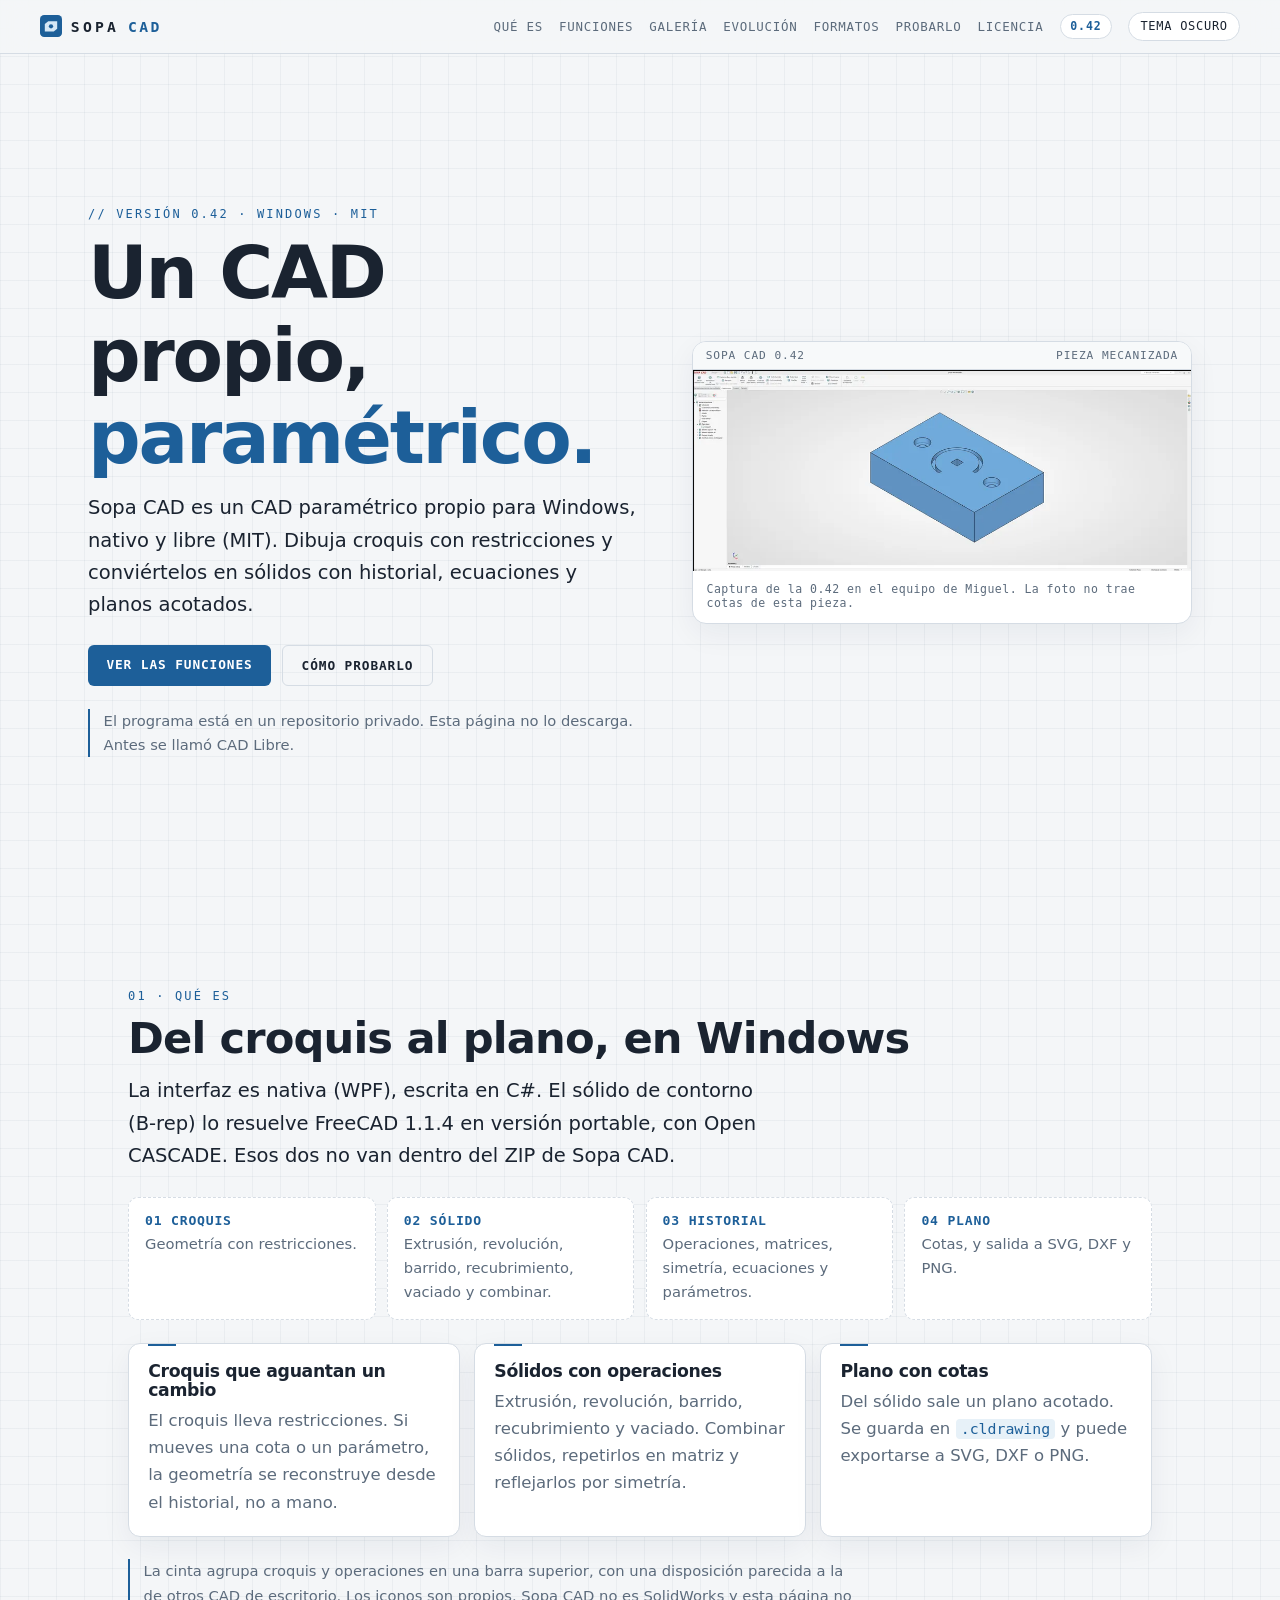
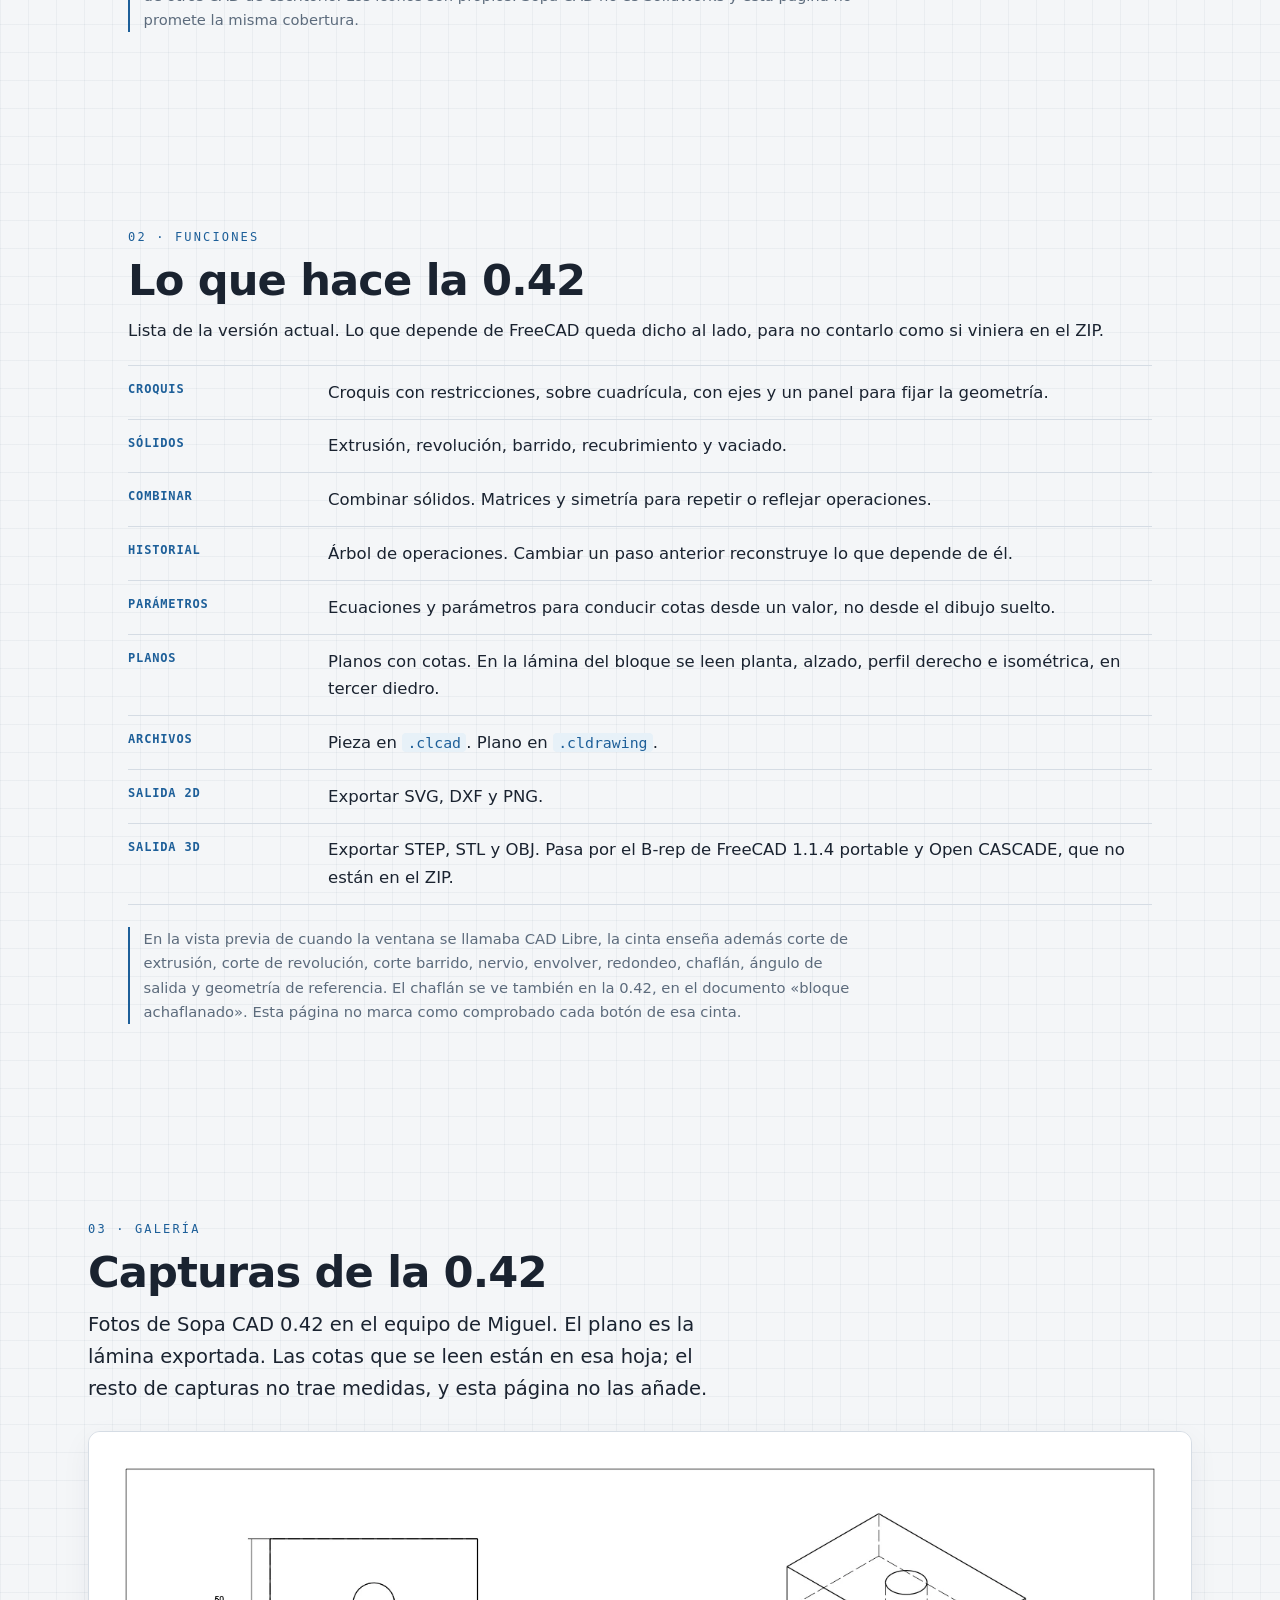
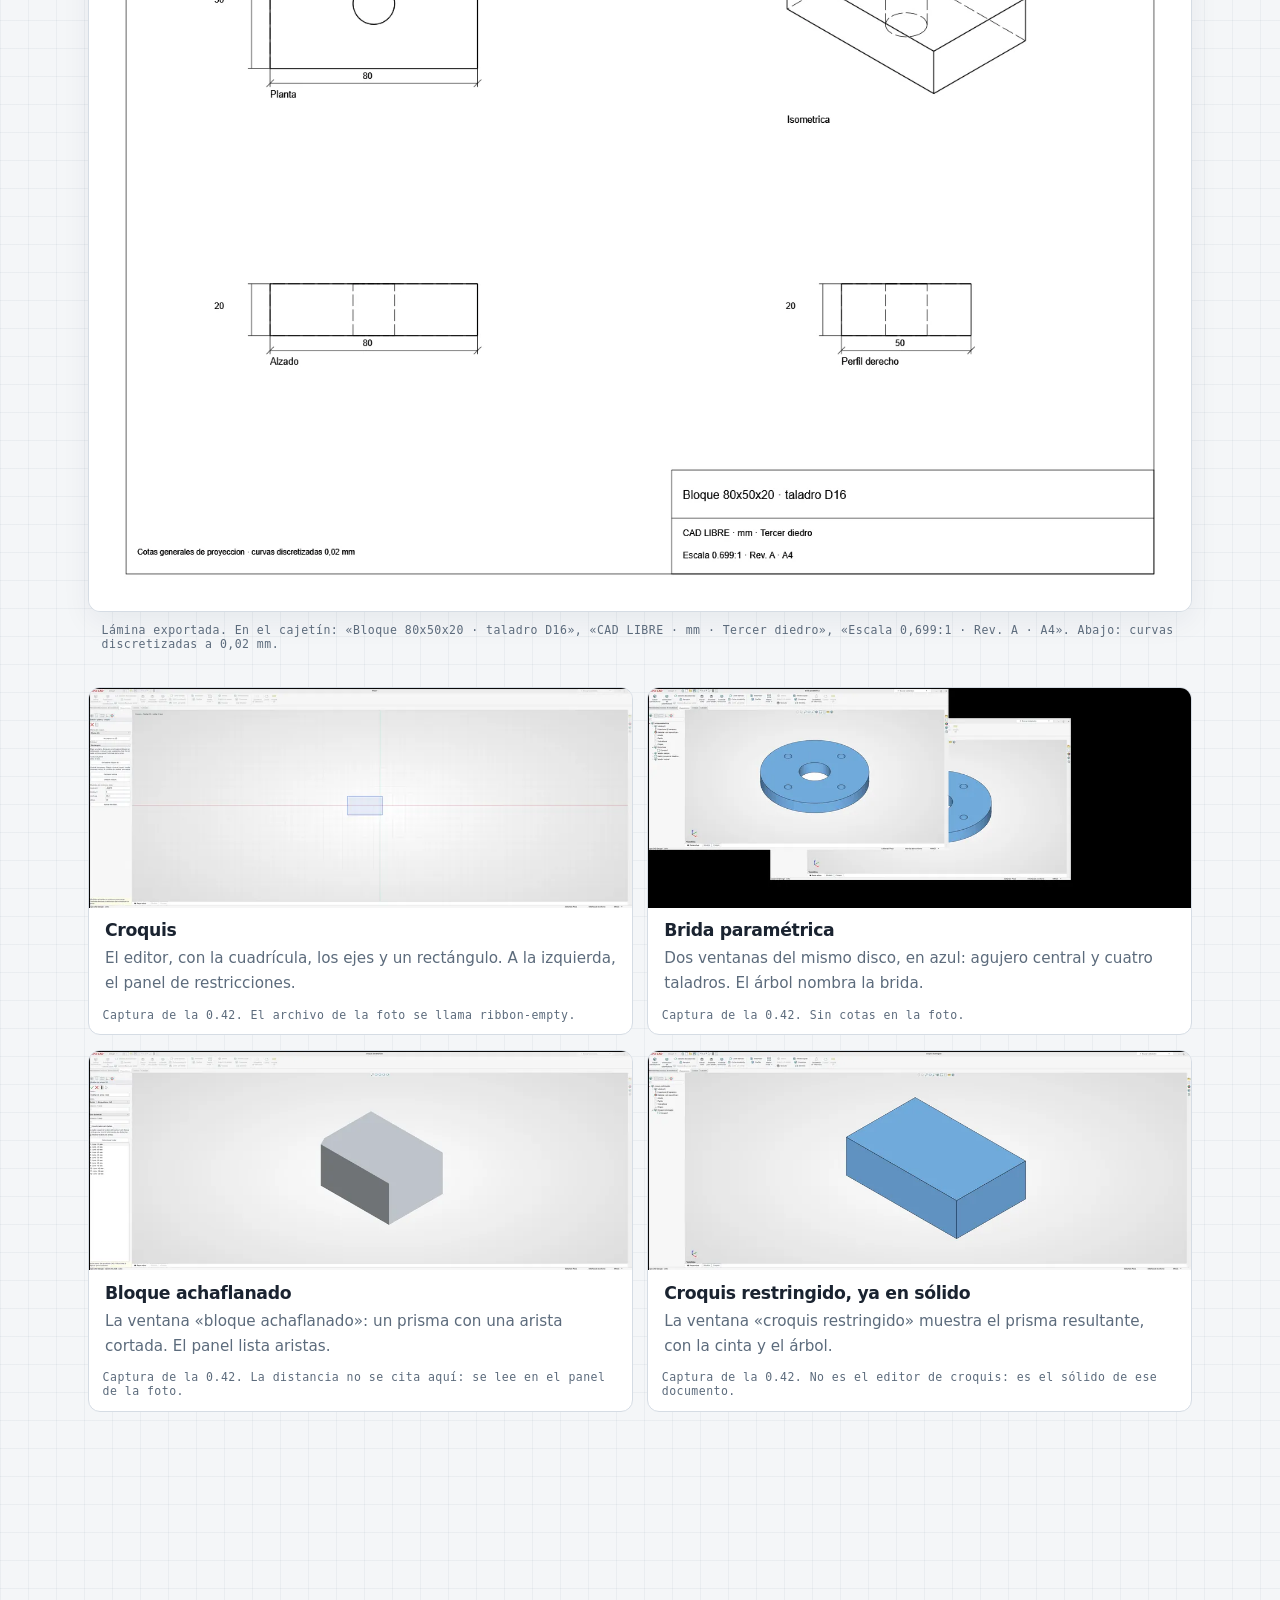
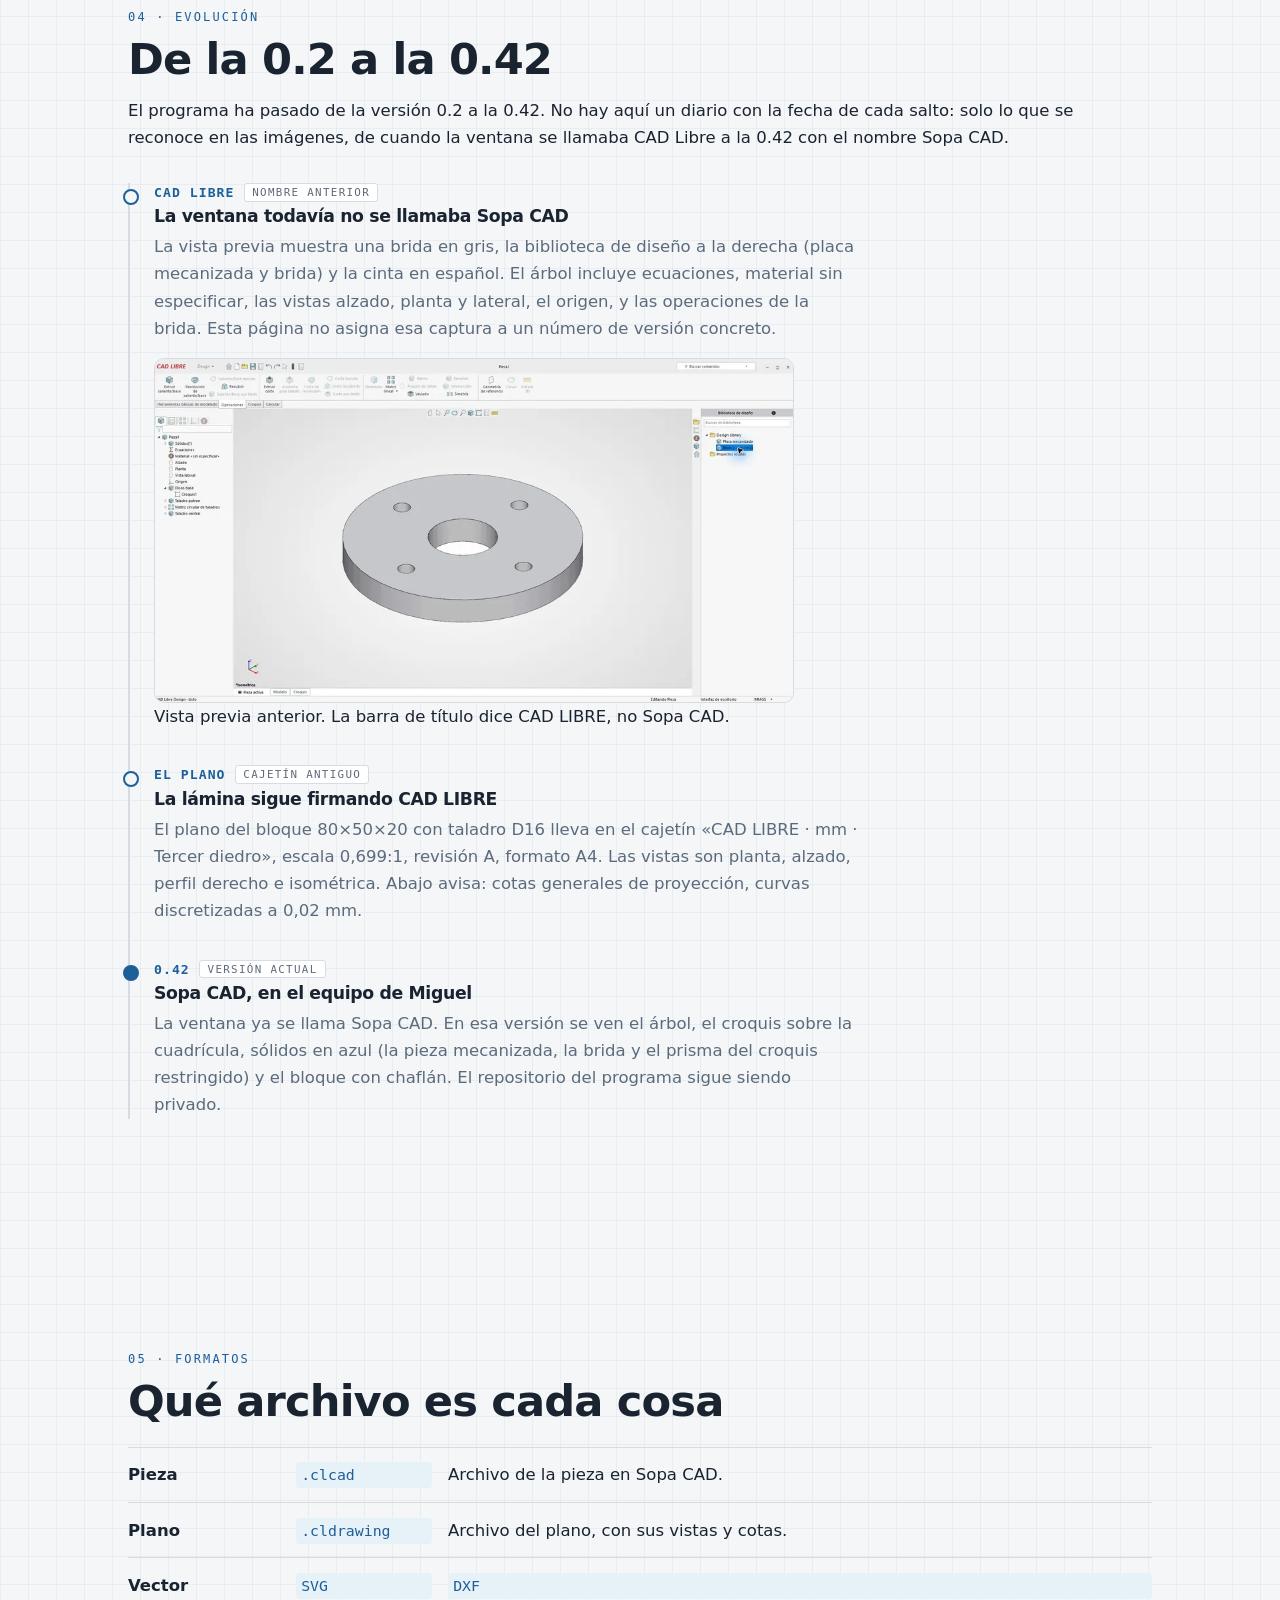
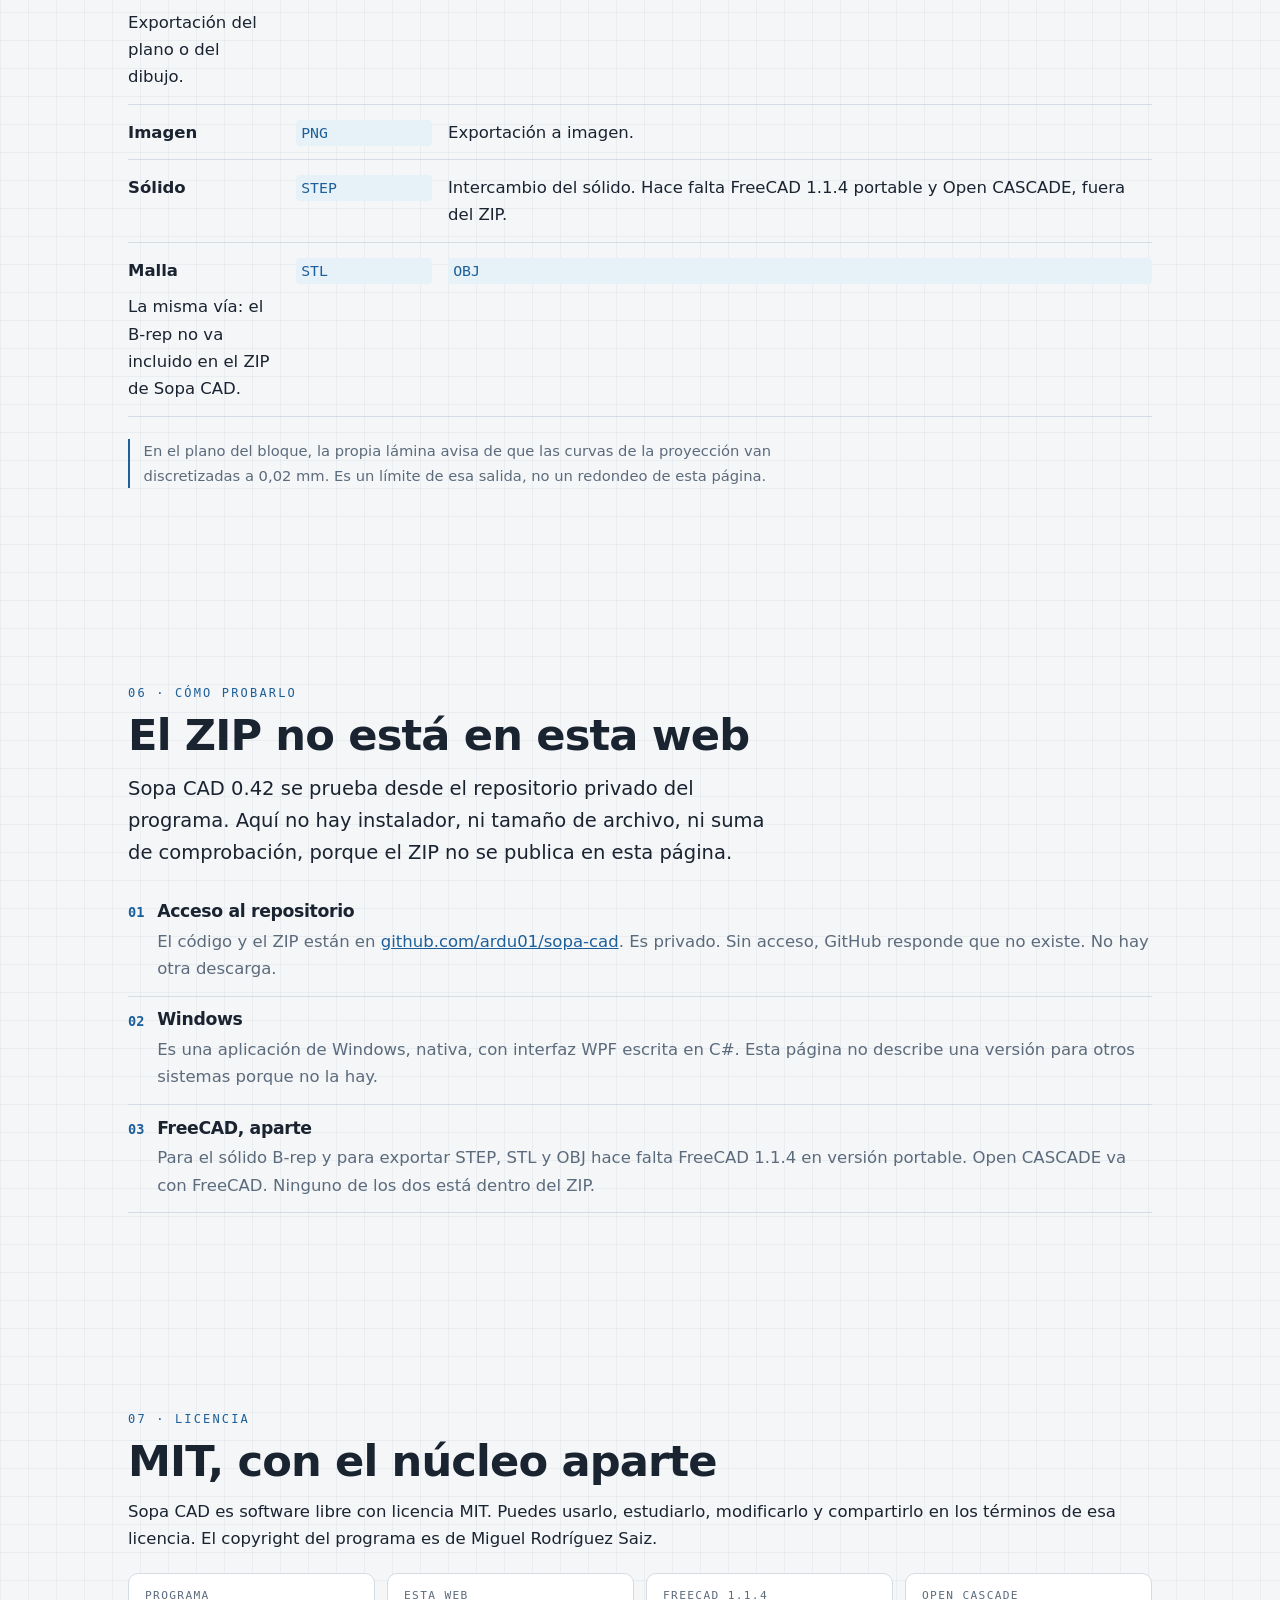
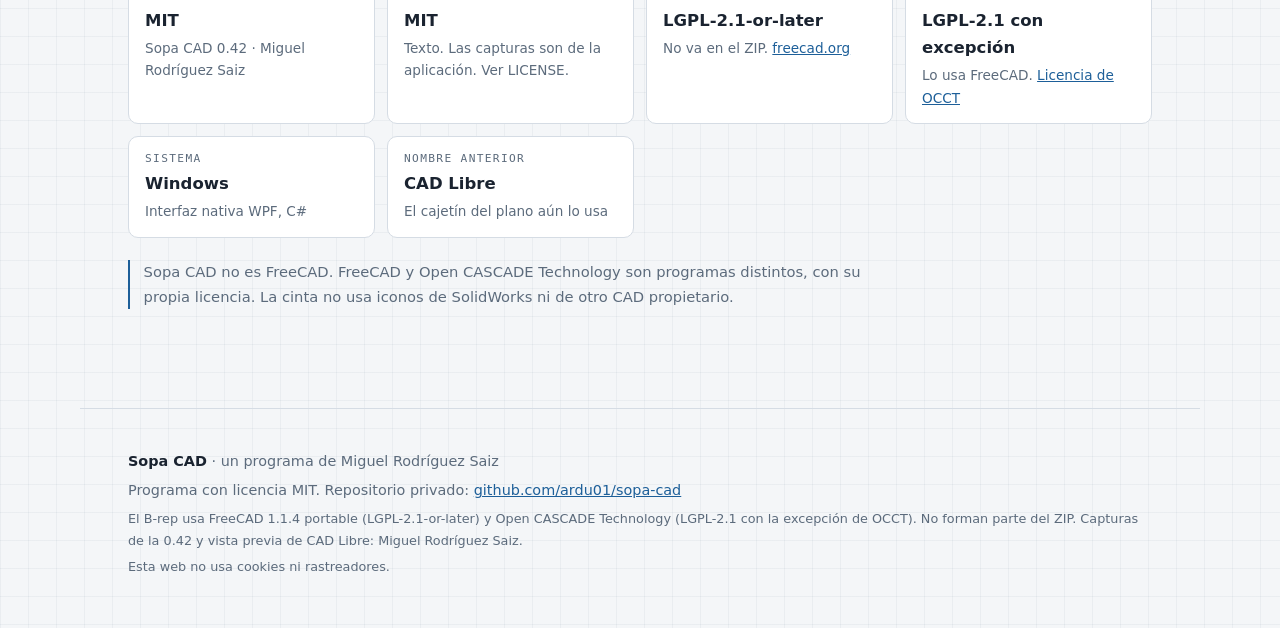
<file: index.html>
<!doctype html>
<html lang="es">
<head>
<meta charset="utf-8">
<meta name="viewport" content="width=device-width, initial-scale=1">
<title>Sopa CAD · CAD paramétrico para Windows</title>
<meta name="description" content="Sopa CAD 0.42 es un CAD paramétrico propio para Windows, nativo y libre (MIT). Croquis con restricciones, sólidos con historial y planos con cotas.">
<meta name="theme-color" content="#f4f6f8">
<meta property="og:type" content="website">
<meta property="og:locale" content="es_ES">
<meta property="og:title" content="Sopa CAD · CAD paramétrico para Windows">
<meta property="og:description" content="CAD paramétrico propio para Windows, nativo y libre (MIT). Croquis con restricciones, sólidos con historial y planos con cotas.">
<link rel="icon" href="favicon.svg" type="image/svg+xml">
<link rel="stylesheet" href="estilos.css">
<script>
try {
  var t = localStorage.getItem("tema");
  if (t === "oscuro" || (!t && matchMedia("(prefers-color-scheme: dark)").matches)) {
    document.documentElement.setAttribute("data-tema", "oscuro");
    var m = document.querySelector('meta[name="theme-color"]');
    if (m) m.setAttribute("content", "#10141a");
  }
} catch (e) {}
</script>
</head>
<body>
<a class="saltar" href="#contenido">Saltar al contenido</a>
<header class="nav">
  <a class="logo" href="index.html"><svg class="marca" viewBox="0 0 32 32" aria-hidden="true"><rect width="32" height="32" rx="6" fill="#1d5f99"/><path d="M7 13 L12 9 L25 9 L25 20 L20 24 L7 24 Z" fill="#d5e7f6"/><circle cx="16" cy="16.5" r="3.1" fill="#1d5f99"/></svg>SOPA<b>CAD</b></a>
  <nav class="secciones" aria-label="Secciones">
    <a href="#que-es">Qué es</a>
    <a href="#funciones">Funciones</a>
    <a href="#galeria">Galería</a>
    <a href="#evolucion">Evolución</a>
    <a href="#formatos">Formatos</a>
    <a href="#probar">Probarlo</a>
    <a href="#licencia">Licencia</a>
  </nav>
  <span class="pill">0.42</span>
  <button type="button" class="tema" id="tema" aria-pressed="false">Tema oscuro</button>
</header>

<main id="contenido">
  <section class="hero" id="inicio">
    <div>
      <p class="kicker">// Versión 0.42 · Windows · MIT</p>
      <h1>Un CAD propio,<br><span>paramétrico.</span></h1>
      <p class="lead">Sopa CAD es un CAD paramétrico propio para Windows, nativo y libre (MIT). Dibuja croquis con restricciones y conviértelos en sólidos con historial, ecuaciones y planos acotados.</p>
      <div class="ctas">
        <a class="btn" href="#funciones">Ver las funciones</a>
        <a class="btn ghost" href="#probar">Cómo probarlo</a>
      </div>
      <p class="nota">El programa está en un repositorio privado. Esta página no lo descarga. Antes se llamó CAD Libre.</p>
    </div>
    <figure class="visor-cad">
      <div class="visor-barra"><span>Sopa CAD 0.42</span><span>pieza mecanizada</span></div>
      <img src="img/live-pieza-mecanizada.webp" srcset="img/live-pieza-mecanizada-960.webp 960w, img/live-pieza-mecanizada.webp 2000w" sizes="(max-width: 899px) 100vw, 540px" width="2000" height="809" alt="Captura de Sopa CAD 0.42: la pieza mecanizada en azul, con la cinta arriba y el árbol de operaciones a la izquierda. Se ven dos taladros, una ranura en C y un rombo.">
      <figcaption>Captura de la 0.42 en el equipo de Miguel. La foto no trae cotas de esta pieza.</figcaption>
    </figure>
  </section>

  <section class="bloque" id="que-es">
    <p class="kicker">01 · Qué es</p>
    <h2>Del croquis al plano, en Windows</h2>
    <p class="lead">La interfaz es nativa (WPF), escrita en C#. El sólido de contorno (<span class="nowrap">B-rep</span>) lo resuelve FreeCAD 1.1.4 en versión portable, con Open CASCADE. Esos dos no van dentro del ZIP de Sopa CAD.</p>
    <ol class="flujo">
      <li><b>01 Croquis</b><span>Geometría con restricciones.</span></li>
      <li><b>02 Sólido</b><span>Extrusión, revolución, barrido, recubrimiento, vaciado y combinar.</span></li>
      <li><b>03 Historial</b><span>Operaciones, matrices, simetría, ecuaciones y parámetros.</span></li>
      <li><b>04 Plano</b><span>Cotas, y salida a SVG, DXF y PNG.</span></li>
    </ol>
    <div class="cols3">
      <article class="card">
        <h3>Croquis que aguantan un cambio</h3>
        <p>El croquis lleva restricciones. Si mueves una cota o un parámetro, la geometría se reconstruye desde el historial, no a mano.</p>
      </article>
      <article class="card">
        <h3>Sólidos con operaciones</h3>
        <p>Extrusión, revolución, barrido, recubrimiento y vaciado. Combinar sólidos, repetirlos en matriz y reflejarlos por simetría.</p>
      </article>
      <article class="card">
        <h3>Plano con cotas</h3>
        <p>Del sólido sale un plano acotado. Se guarda en <code>.cldrawing</code> y puede exportarse a SVG, DXF o PNG.</p>
      </article>
    </div>
    <p class="nota">La cinta agrupa croquis y operaciones en una barra superior, con una disposición parecida a la de otros CAD de escritorio. Los iconos son propios. Sopa CAD no es SolidWorks y esta página no promete la misma cobertura.</p>
  </section>

  <section class="bloque" id="funciones">
    <p class="kicker">02 · Funciones</p>
    <h2>Lo que hace la 0.42</h2>
    <p>Lista de la versión actual. Lo que depende de FreeCAD queda dicho al lado, para no contarlo como si viniera en el ZIP.</p>
    <ul class="specs">
      <li><b>Croquis</b><span>Croquis con restricciones, sobre cuadrícula, con ejes y un panel para fijar la geometría.</span></li>
      <li><b>Sólidos</b><span>Extrusión, revolución, barrido, recubrimiento y vaciado.</span></li>
      <li><b>Combinar</b><span>Combinar sólidos. Matrices y simetría para repetir o reflejar operaciones.</span></li>
      <li><b>Historial</b><span>Árbol de operaciones. Cambiar un paso anterior reconstruye lo que depende de él.</span></li>
      <li><b>Parámetros</b><span>Ecuaciones y parámetros para conducir cotas desde un valor, no desde el dibujo suelto.</span></li>
      <li><b>Planos</b><span>Planos con cotas. En la lámina del bloque se leen planta, alzado, perfil derecho e isométrica, en tercer diedro.</span></li>
      <li><b>Archivos</b><span>Pieza en <code>.clcad</code>. Plano en <code>.cldrawing</code>.</span></li>
      <li><b>Salida 2D</b><span>Exportar SVG, DXF y PNG.</span></li>
      <li><b>Salida 3D</b><span>Exportar STEP, STL y OBJ. Pasa por el B-rep de FreeCAD 1.1.4 portable y Open CASCADE, que no están en el ZIP.</span></li>
    </ul>
    <p class="nota">En la vista previa de cuando la ventana se llamaba CAD Libre, la cinta enseña además corte de extrusión, corte de revolución, corte barrido, nervio, envolver, redondeo, chaflán, ángulo de salida y geometría de referencia. El chaflán se ve también en la 0.42, en el documento «bloque achaflanado». Esta página no marca como comprobado cada botón de esa cinta.</p>
  </section>

  <section class="bloque ancho" id="galeria">
    <p class="kicker">03 · Galería</p>
    <h2>Capturas de la 0.42</h2>
    <p class="lead">Fotos de Sopa CAD 0.42 en el equipo de Miguel. El plano es la lámina exportada. Las cotas que se leen están en esa hoja; el resto de capturas no trae medidas, y esta página no las añade.</p>
    <figure class="lamina">
      <img src="img/plano-bloque-taladrado.webp" srcset="img/plano-bloque-taladrado-900.webp 900w, img/plano-bloque-taladrado.webp 1485w" sizes="(max-width: 899px) 100vw, 1080px" width="1485" height="1050" alt="Plano exportado por Sopa CAD del bloque 80x50x20 con taladro D16: planta, alzado, perfil derecho e isométrica. El cajetín dice CAD LIBRE, milímetros, tercer diedro, escala 0,699:1, revisión A, A4." loading="lazy">
      <figcaption>Lámina exportada. En el cajetín: «Bloque 80x50x20 · taladro D16», «CAD LIBRE · mm · Tercer diedro», «Escala 0,699:1 · Rev. A · A4». Abajo: curvas discretizadas a 0,02 mm.</figcaption>
    </figure>
    <div class="galeria">
      <figure class="ficha-captura">
        <div class="signo"><img src="img/ribbon-empty.webp" srcset="img/ribbon-empty-960.webp 960w, img/ribbon-empty.webp 2000w" sizes="(max-width: 899px) 100vw, 50vw" width="2000" height="809" alt="Editor de croquis de Sopa CAD 0.42: cuadrícula, eje rojo y eje verde, un rectángulo azul y el panel de restricciones." loading="lazy"></div>
        <h3>Croquis</h3>
        <p>El editor, con la cuadrícula, los ejes y un rectángulo. A la izquierda, el panel de restricciones.</p>
        <figcaption>Captura de la 0.42. El archivo de la foto se llama ribbon-empty.</figcaption>
      </figure>
      <figure class="ficha-captura">
        <div class="signo"><img src="img/live-brida-parametrica.webp" srcset="img/live-brida-parametrica-960.webp 960w, img/live-brida-parametrica.webp 2000w" sizes="(max-width: 899px) 100vw, 50vw" width="2000" height="809" alt="Dos ventanas de Sopa CAD 0.42 con la misma brida azul: agujero central y cuatro taladros." loading="lazy"></div>
        <h3>Brida paramétrica</h3>
        <p>Dos ventanas del mismo disco, en azul: agujero central y cuatro taladros. El árbol nombra la brida.</p>
        <figcaption>Captura de la 0.42. Sin cotas en la foto.</figcaption>
      </figure>
      <figure class="ficha-captura">
        <div class="signo"><img src="img/04-bloque-achaflanado.webp" srcset="img/04-bloque-achaflanado-960.webp 960w, img/04-bloque-achaflanado.webp 2000w" sizes="(max-width: 899px) 100vw, 50vw" width="2000" height="809" alt="Ventana bloque achaflanado de Sopa CAD 0.42: un prisma gris con una arista cortada y el panel de aristas a la izquierda." loading="lazy"></div>
        <h3>Bloque achaflanado</h3>
        <p>La ventana «bloque achaflanado»: un prisma con una arista cortada. El panel lista aristas.</p>
        <figcaption>Captura de la 0.42. La distancia no se cita aquí: se lee en el panel de la foto.</figcaption>
      </figure>
      <figure class="ficha-captura">
        <div class="signo"><img src="img/live-croquis-restringido.webp" srcset="img/live-croquis-restringido-960.webp 960w, img/live-croquis-restringido.webp 2000w" sizes="(max-width: 899px) 100vw, 50vw" width="2000" height="809" alt="Documento croquis restringido en Sopa CAD 0.42: un prisma azul ya sólido, con la cinta y el árbol de operaciones." loading="lazy"></div>
        <h3>Croquis restringido, ya en sólido</h3>
        <p>La ventana «croquis restringido» muestra el prisma resultante, con la cinta y el árbol.</p>
        <figcaption>Captura de la 0.42. No es el editor de croquis: es el sólido de ese documento.</figcaption>
      </figure>
    </div>
  </section>

  <section class="bloque" id="evolucion">
    <p class="kicker">04 · Evolución</p>
    <h2>De la 0.2 a la 0.42</h2>
    <p>El programa ha pasado de la versión 0.2 a la 0.42. No hay aquí un diario con la fecha de cada salto: solo lo que se reconoce en las imágenes, de cuando la ventana se llamaba CAD Libre a la 0.42 con el nombre Sopa CAD.</p>
    <ol class="linea-tiempo">
      <li class="etapa">
        <div class="etapa-cab"><strong>CAD Libre</strong><span class="chip">Nombre anterior</span></div>
        <h3>La ventana todavía no se llamaba Sopa CAD</h3>
        <p>La vista previa muestra una brida en gris, la biblioteca de diseño a la derecha (placa mecanizada y brida) y la cinta en español. El árbol incluye ecuaciones, material sin especificar, las vistas alzado, planta y lateral, el origen, y las operaciones de la brida. Esta página no asigna esa captura a un número de versión concreto.</p>
        <figure class="foto-etapa">
          <img src="img/vista-previa.webp" srcset="img/vista-previa-960.webp 960w, img/vista-previa.webp 1904w" sizes="(max-width: 899px) 100vw, 640px" width="1904" height="1024" alt="Vista previa de CAD Libre: brida gris, cinta de modelado, árbol de operaciones y biblioteca de diseño." loading="lazy">
          <figcaption>Vista previa anterior. La barra de título dice CAD LIBRE, no Sopa CAD.</figcaption>
        </figure>
      </li>
      <li class="etapa">
        <div class="etapa-cab"><strong>El plano</strong><span class="chip">Cajetín antiguo</span></div>
        <h3>La lámina sigue firmando CAD LIBRE</h3>
        <p>El plano del bloque 80×50×20 con taladro D16 lleva en el cajetín «CAD LIBRE · mm · Tercer diedro», escala 0,699:1, revisión A, formato A4. Las vistas son planta, alzado, perfil derecho e isométrica. Abajo avisa: cotas generales de proyección, curvas discretizadas a 0,02 mm.</p>
      </li>
      <li class="etapa actual">
        <div class="etapa-cab"><strong>0.42</strong><span class="chip">Versión actual</span></div>
        <h3>Sopa CAD, en el equipo de Miguel</h3>
        <p>La ventana ya se llama Sopa CAD. En esa versión se ven el árbol, el croquis sobre la cuadrícula, sólidos en azul (la pieza mecanizada, la brida y el prisma del croquis restringido) y el bloque con chaflán. El repositorio del programa sigue siendo privado.</p>
      </li>
    </ol>
  </section>

  <section class="bloque" id="formatos">
    <p class="kicker">05 · Formatos</p>
    <h2>Qué archivo es cada cosa</h2>
    <ul class="tabla">
      <li><b>Pieza</b><code>.clcad</code><span>Archivo de la pieza en Sopa CAD.</span></li>
      <li><b>Plano</b><code>.cldrawing</code><span>Archivo del plano, con sus vistas y cotas.</span></li>
      <li><b>Vector</b><code>SVG</code> <code>DXF</code><span>Exportación del plano o del dibujo.</span></li>
      <li><b>Imagen</b><code>PNG</code><span>Exportación a imagen.</span></li>
      <li><b>Sólido</b><code>STEP</code><span>Intercambio del sólido. Hace falta FreeCAD 1.1.4 portable y Open CASCADE, fuera del ZIP.</span></li>
      <li><b>Malla</b><code>STL</code> <code>OBJ</code><span>La misma vía: el B-rep no va incluido en el ZIP de Sopa CAD.</span></li>
    </ul>
    <p class="nota">En el plano del bloque, la propia lámina avisa de que las curvas de la proyección van discretizadas a 0,02 mm. Es un límite de esa salida, no un redondeo de esta página.</p>
  </section>

  <section class="bloque" id="probar">
    <p class="kicker">06 · Cómo probarlo</p>
    <h2>El ZIP no está en esta web</h2>
    <p class="lead">Sopa CAD 0.42 se prueba desde el repositorio privado del programa. Aquí no hay instalador, ni tamaño de archivo, ni suma de comprobación, porque el ZIP no se publica en esta página.</p>
    <ol class="pasos">
      <li>
        <div>
          <h3>Acceso al repositorio</h3>
          <p>El código y el ZIP están en <a href="https://github.com/ardu01/sopa-cad">github.com/ardu01/sopa-cad</a>. Es privado. Sin acceso, GitHub responde que no existe. No hay otra descarga.</p>
        </div>
      </li>
      <li>
        <div>
          <h3>Windows</h3>
          <p>Es una aplicación de Windows, nativa, con interfaz WPF escrita en C#. Esta página no describe una versión para otros sistemas porque no la hay.</p>
        </div>
      </li>
      <li>
        <div>
          <h3>FreeCAD, aparte</h3>
          <p>Para el sólido B-rep y para exportar STEP, STL y OBJ hace falta FreeCAD 1.1.4 en versión portable. Open CASCADE va con FreeCAD. Ninguno de los dos está dentro del ZIP.</p>
        </div>
      </li>
    </ol>
  </section>

  <section class="bloque" id="licencia">
    <p class="kicker">07 · Licencia</p>
    <h2>MIT, con el núcleo aparte</h2>
    <p>Sopa CAD es software libre con licencia MIT. Puedes usarlo, estudiarlo, modificarlo y compartirlo en los términos de esa licencia. El copyright del programa es de Miguel Rodríguez Saiz.</p>
    <dl class="ficha">
      <div><dt>Programa</dt><dd>MIT <small>Sopa CAD 0.42 · Miguel Rodríguez Saiz</small></dd></div>
      <div><dt>Esta web</dt><dd>MIT <small>Texto. Las capturas son de la aplicación. Ver LICENSE.</small></dd></div>
      <div><dt>FreeCAD 1.1.4</dt><dd>LGPL-2.1-or-later <small>No va en el ZIP. <a href="https://www.freecad.org/">freecad.org</a></small></dd></div>
      <div><dt>Open CASCADE</dt><dd>LGPL-2.1 con excepción <small>Lo usa FreeCAD. <a href="https://dev.opencascade.org/resources/licensing">Licencia de OCCT</a></small></dd></div>
      <div><dt>Sistema</dt><dd>Windows <small>Interfaz nativa WPF, C#</small></dd></div>
      <div><dt>Nombre anterior</dt><dd>CAD Libre <small>El cajetín del plano aún lo usa</small></dd></div>
    </dl>
    <p class="nota">Sopa CAD no es FreeCAD. FreeCAD y Open CASCADE Technology son programas distintos, con su propia licencia. La cinta no usa iconos de SolidWorks ni de otro CAD propietario.</p>
  </section>
</main>

<footer class="pie">
  <p><b>Sopa CAD</b> · un programa de Miguel Rodríguez Saiz</p>
  <p>Programa con licencia MIT. Repositorio privado: <a href="https://github.com/ardu01/sopa-cad">github.com/ardu01/sopa-cad</a></p>
  <p class="mini">El B-rep usa FreeCAD 1.1.4 portable (LGPL-2.1-or-later) y Open CASCADE Technology (LGPL-2.1 con la excepción de OCCT). No forman parte del ZIP. Capturas de la 0.42 y vista previa de CAD Libre: Miguel Rodríguez Saiz.</p>
  <p class="mini">Esta web no usa cookies ni rastreadores.</p>
</footer>
<script src="sitio.js" defer></script>
</body>
</html>
</file>
<file: estilos.css>
:root {
  --papel: #f4f6f8;
  --papel2: #ffffff;
  --tinta: #1a2330;
  --suave: #5c6b7c;
  --linea: #d5dce4;
  --azul: #1d5f99;
  --azul2: #2f7ab8;
  --azul-suave: #e7f1f8;
  --sombra: 0 10px 30px rgba(22, 40, 64, 0.06);
  --mono: ui-monospace, "SFMono-Regular", "Cascadia Mono", "DejaVu Sans Mono", Menlo, Consolas, monospace;
  --sans: system-ui, -apple-system, "Segoe UI", Roboto, "Noto Sans", sans-serif;
  --rejilla: rgba(22, 50, 80, 0.045);
  color-scheme: light;
}

html[data-tema="oscuro"] {
  --papel: #10141a;
  --papel2: #181e27;
  --tinta: #e7edf3;
  --suave: #9aa8b6;
  --linea: #2c3846;
  --azul: #8ebbe0;
  --azul2: #b7d4ee;
  --azul-suave: #1a2836;
  --sombra: 0 10px 30px rgba(0, 0, 0, 0.28);
  --rejilla: rgba(180, 200, 220, 0.04);
  color-scheme: dark;
}

* { box-sizing: border-box; }
html { scroll-behavior: smooth; }
body {
  margin: 0;
  background: var(--papel);
  color: var(--tinta);
  font: 16.5px/1.65 var(--sans);
  -webkit-font-smoothing: antialiased;
  background-image:
    linear-gradient(to right, var(--rejilla) 1px, transparent 1px),
    linear-gradient(to bottom, var(--rejilla) 1px, transparent 1px);
  background-size: 28px 28px;
}
img, svg { max-width: 100%; height: auto; display: block; }
a { color: var(--azul); }
a:hover { color: var(--azul2); }
:focus-visible { outline: 2px solid var(--azul); outline-offset: 3px; }
::selection { background: #c5daf0; color: #102033; }
h1, h2, h3 { line-height: 1.12; margin: 0 0 0.8rem; font-weight: 700; letter-spacing: -0.02em; }
h2 { font-size: clamp(1.8rem, 4vw, 2.7rem); }
h3 { font-size: 1.08rem; margin-bottom: 0.4rem; }
p { margin: 0.4rem 0 0; }

.saltar {
  position: absolute;
  left: 1rem;
  top: -4rem;
  background: var(--azul);
  color: #fff;
  padding: 0.5rem 0.8rem;
  border-radius: 6px;
  z-index: 80;
}
.saltar:focus { top: 0.6rem; color: #fff; }

.nav {
  position: sticky;
  top: 0;
  z-index: 40;
  display: flex;
  align-items: center;
  gap: 1rem;
  padding: 0.75rem clamp(1rem, 4vw, 2.5rem);
  background: color-mix(in srgb, var(--papel) 88%, transparent);
  backdrop-filter: blur(12px);
  border-bottom: 1px solid var(--linea);
}
.logo {
  display: flex;
  align-items: center;
  gap: 0.55rem;
  font: 600 0.92rem var(--mono);
  letter-spacing: 0.22em;
  color: var(--tinta);
  text-decoration: none;
  margin-right: auto;
}
.logo b { color: var(--azul); font-weight: 650; letter-spacing: 0.16em; }
.marca { width: 22px; height: 22px; flex: none; }
.secciones { display: flex; gap: 1rem; flex-wrap: wrap; align-items: center; }
.secciones a {
  color: var(--suave);
  text-decoration: none;
  font: 0.78rem var(--mono);
  letter-spacing: 0.06em;
  text-transform: uppercase;
}
.secciones a:hover { color: var(--tinta); }
.tema {
  border: 1px solid var(--linea);
  background: var(--papel2);
  color: var(--tinta);
  font: 0.75rem var(--mono);
  letter-spacing: 0.06em;
  text-transform: uppercase;
  padding: 0.4rem 0.7rem;
  border-radius: 999px;
  cursor: pointer;
}
.tema:hover { border-color: var(--azul); color: var(--azul); }
.pill {
  font: 600 0.72rem var(--mono);
  letter-spacing: 0.08em;
  color: var(--azul);
  border: 1px solid var(--linea);
  background: var(--papel2);
  border-radius: 999px;
  padding: 0.28rem 0.6rem;
}

.kicker {
  font: 0.75rem var(--mono);
  letter-spacing: 0.18em;
  text-transform: uppercase;
  color: var(--azul);
  margin: 0 0 0.7rem;
}
.lead { font-size: clamp(1.05rem, 1.6vw, 1.22rem); color: var(--tinta); max-width: 40rem; }
.nota {
  font-size: 0.92rem;
  color: var(--suave);
  border-left: 2px solid var(--azul);
  padding-left: 0.85rem;
  margin-top: 1.4rem;
  max-width: 46rem;
}
.bloque {
  padding: clamp(3.5rem, 8vw, 6.2rem) clamp(1rem, 5vw, 3rem);
  max-width: 1120px;
  margin: 0 auto;
}
.bloque.ancho { max-width: 1200px; }

.hero {
  display: grid;
  grid-template-columns: minmax(0, 1.05fr) minmax(0, 0.95fr);
  align-items: center;
  gap: clamp(1.5rem, 4vw, 3.5rem);
  padding: clamp(2.5rem, 6vw, 5rem) clamp(1rem, 5vw, 3rem) clamp(2rem, 5vw, 3.5rem);
  max-width: 1200px;
  margin: 0 auto;
  min-height: calc(100vh - 64px);
}
.hero h1 { font-size: clamp(2.6rem, 6vw, 4.6rem); letter-spacing: -0.03em; }
.hero h1 span { color: var(--azul); }
.ctas { display: flex; gap: 0.7rem; flex-wrap: wrap; margin-top: 1.5rem; }
.btn {
  display: inline-block;
  padding: 0.75rem 1.15rem;
  border-radius: 6px;
  background: var(--azul);
  color: #fff;
  font: 600 0.8rem var(--mono);
  letter-spacing: 0.07em;
  text-transform: uppercase;
  text-decoration: none;
}
html[data-tema="oscuro"] .btn { color: #0d1822; }
.btn:hover { background: var(--azul2); color: #fff; }
html[data-tema="oscuro"] .btn:hover { color: #0d1822; }
.btn.ghost {
  background: transparent;
  color: var(--tinta);
  border: 1px solid var(--linea);
}
.btn.ghost:hover { border-color: var(--azul); color: var(--azul); background: transparent; }
html[data-tema="oscuro"] .btn.ghost,
html[data-tema="oscuro"] .btn.ghost:hover {
  color: var(--tinta);
  background: transparent;
  border-color: #7d91a4;
}
html[data-tema="oscuro"] .btn.ghost:hover { color: var(--azul); border-color: var(--azul); }
.nowrap { white-space: nowrap; }

.visor-cad {
  margin: 0;
  background: var(--papel2);
  border: 1px solid var(--linea);
  border-radius: 14px;
  box-shadow: var(--sombra);
  overflow: hidden;
}
.visor-barra {
  display: flex;
  justify-content: space-between;
  gap: 1rem;
  padding: 0.45rem 0.8rem;
  border-bottom: 1px solid var(--linea);
  font: 0.7rem var(--mono);
  letter-spacing: 0.08em;
  text-transform: uppercase;
  color: var(--suave);
  background: color-mix(in srgb, var(--papel) 70%, var(--papel2));
}
.visor-cad img { width: 100%; background: #e8edf2; }
.visor-cad figcaption, figure.lamina figcaption, .ficha-captura figcaption {
  font: 0.72rem var(--mono);
  letter-spacing: 0.04em;
  color: var(--suave);
  padding: 0.65rem 0.85rem 0.8rem;
  text-transform: none;
}

.flujo {
  list-style: none;
  display: grid;
  grid-template-columns: repeat(4, minmax(0, 1fr));
  gap: 0.7rem;
  margin: 1.6rem 0 0;
  padding: 0;
}
.flujo li {
  background: var(--papel2);
  border: 1px dashed var(--linea);
  border-radius: 10px;
  padding: 0.9rem 1rem;
  position: relative;
}
.flujo b { display: block; font: 600 0.82rem var(--mono); letter-spacing: 0.06em; text-transform: uppercase; color: var(--azul); }
.flujo span { display: block; color: var(--suave); font-size: 0.92rem; margin-top: 0.25rem; }

.cols3 { display: grid; grid-template-columns: repeat(3, minmax(0, 1fr)); gap: 0.9rem; margin-top: 1.4rem; }
.card {
  background: var(--papel2);
  border: 1px solid var(--linea);
  border-radius: 12px;
  padding: 1.15rem 1.2rem 1.25rem;
  box-shadow: var(--sombra);
  position: relative;
}
.card::before {
  content: "";
  position: absolute;
  left: 1.2rem;
  top: 0;
  width: 28px;
  height: 2px;
  background: var(--azul);
}
.card p { color: var(--suave); }

.specs { list-style: none; margin: 1.3rem 0 0; padding: 0; border-top: 1px solid var(--linea); }
.specs li {
  display: grid;
  grid-template-columns: 11.5rem minmax(0, 1fr);
  gap: 1rem;
  padding: 0.8rem 0;
  border-bottom: 1px solid var(--linea);
}
.specs b {
  font: 600 0.75rem var(--mono);
  color: var(--azul);
  text-transform: uppercase;
  letter-spacing: 0.07em;
  padding-top: 0.2rem;
}
.specs span { color: var(--tinta); }

.galeria {
  display: grid;
  grid-template-columns: repeat(2, minmax(0, 1fr));
  gap: 0.9rem;
  margin-top: 1.5rem;
}
.ficha-captura {
  margin: 0;
  background: var(--papel2);
  border: 1px solid var(--linea);
  border-radius: 12px;
  overflow: hidden;
}
.ficha-captura .signo {
  background: #e4e7ec;
  padding: 0;
  min-height: 0;
  display: block;
}
.ficha-captura .signo img { width: 100%; height: auto; object-fit: contain; background: #e4e7ec; }
.foto-etapa { margin: 1rem 0 0; max-width: 640px; }
.foto-etapa img { width: 100%; border: 1px solid var(--linea); border-radius: 10px; background: #fff; }
.foto-etapa figcaption { padding-left: 0; padding-right: 0; }
.ficha-captura h3 { margin: 0.85rem 1rem 0; }
.ficha-captura p { margin: 0.35rem 1rem 0; color: var(--suave); font-size: 0.95rem; }
.ficha-captura figcaption { padding-top: 0.7rem; }
.lamina { margin: 1.6rem 0 0; }
.lamina img {
  width: 100%;
  background: #fff;
  border: 1px solid var(--linea);
  border-radius: 12px;
  box-shadow: var(--sombra);
}
.lamina figcaption { padding: 0.7rem 0.1rem 0; }

.linea-tiempo {
  list-style: none;
  margin: 2rem 0 0;
  padding: 0 0 0 1.5rem;
  border-left: 2px solid var(--linea);
}
.etapa { position: relative; margin: 0 0 2.2rem; }
.etapa::before {
  content: "";
  position: absolute;
  left: calc(-1.5rem - 7px);
  top: 0.35rem;
  width: 12px;
  height: 12px;
  border-radius: 50%;
  background: var(--papel);
  border: 2px solid var(--azul);
}
.etapa.actual::before { background: var(--azul); }
.etapa-cab { display: flex; align-items: center; gap: 0.6rem; flex-wrap: wrap; margin-bottom: 0.35rem; }
.etapa-cab strong {
  font: 600 0.82rem var(--mono);
  letter-spacing: 0.08em;
  text-transform: uppercase;
  color: var(--azul);
}
.chip {
  font: 0.68rem var(--mono);
  letter-spacing: 0.12em;
  text-transform: uppercase;
  color: var(--suave);
  border: 1px solid var(--linea);
  border-radius: 3px;
  padding: 0.12rem 0.45rem;
  background: var(--papel2);
}
.etapa p { color: var(--suave); max-width: 44rem; }

.tabla { list-style: none; margin: 1.3rem 0 0; padding: 0; border-top: 1px solid var(--linea); }
.tabla li {
  display: grid;
  grid-template-columns: 9.5rem 8.5rem minmax(0, 1fr);
  gap: 0.6rem 1rem;
  align-items: baseline;
  padding: 0.85rem 0;
  border-bottom: 1px solid var(--linea);
}
.tabla b { font-weight: 650; }
.tabla code, code {
  font-family: var(--mono);
  font-size: 0.9em;
  color: var(--azul);
  background: var(--azul-suave);
  border-radius: 4px;
  padding: 0.05em 0.35em;
}

.pasos { list-style: none; margin: 1.2rem 0 0; padding: 0; counter-reset: paso; }
.pasos li {
  counter-increment: paso;
  display: grid;
  grid-template-columns: auto minmax(0, 1fr);
  gap: 0.8rem;
  padding: 0.85rem 0;
  border-bottom: 1px solid var(--linea);
}
.pasos li::before {
  content: counter(paso, decimal-leading-zero);
  font: 600 0.85rem var(--mono);
  color: var(--azul);
  padding-top: 0.15rem;
}
.pasos h3 { margin: 0; }
.pasos p { color: var(--suave); }

.ficha {
  display: grid;
  grid-template-columns: repeat(auto-fit, minmax(210px, 1fr));
  gap: 0.75rem;
  margin: 1.3rem 0 0;
}
.ficha div {
  background: var(--papel2);
  border: 1px solid var(--linea);
  border-radius: 10px;
  padding: 0.9rem 1rem;
}
.ficha dt {
  font: 0.7rem var(--mono);
  letter-spacing: 0.12em;
  text-transform: uppercase;
  color: var(--suave);
  margin-bottom: 0.3rem;
}
.ficha dd { margin: 0; font-weight: 650; }
.ficha dd small { display: block; font-weight: 400; color: var(--suave); margin-top: 0.2rem; font-size: 0.85rem; }

.pie {
  border-top: 1px solid var(--linea);
  padding: 2.2rem clamp(1rem, 5vw, 3rem) 2.8rem;
  color: var(--suave);
  font-size: 0.9rem;
  max-width: 1120px;
  margin: 0 auto;
}
.pie p { margin: 0.35rem 0; }
.pie b { color: var(--tinta); }
.pie .mini { font-size: 0.8rem; }

.error { padding-top: clamp(4rem, 12vw, 7rem); min-height: 60vh; }

@media (max-width: 899px) {
  .nav { flex-wrap: wrap; }
  .secciones { order: 5; flex: 1 1 100%; gap: 0.7rem 1rem; padding-top: 0.2rem; }
  .hero { grid-template-columns: 1fr; min-height: auto; }
  .hero .visor-cad { order: -1; }
  .cols3, .flujo, .galeria { grid-template-columns: 1fr; }
  .specs li, .tabla li { grid-template-columns: 1fr; gap: 0.15rem; }
}
@media (prefers-reduced-motion: reduce) {
  html { scroll-behavior: auto; }
  * { transition: none !important; }
}
</file>
